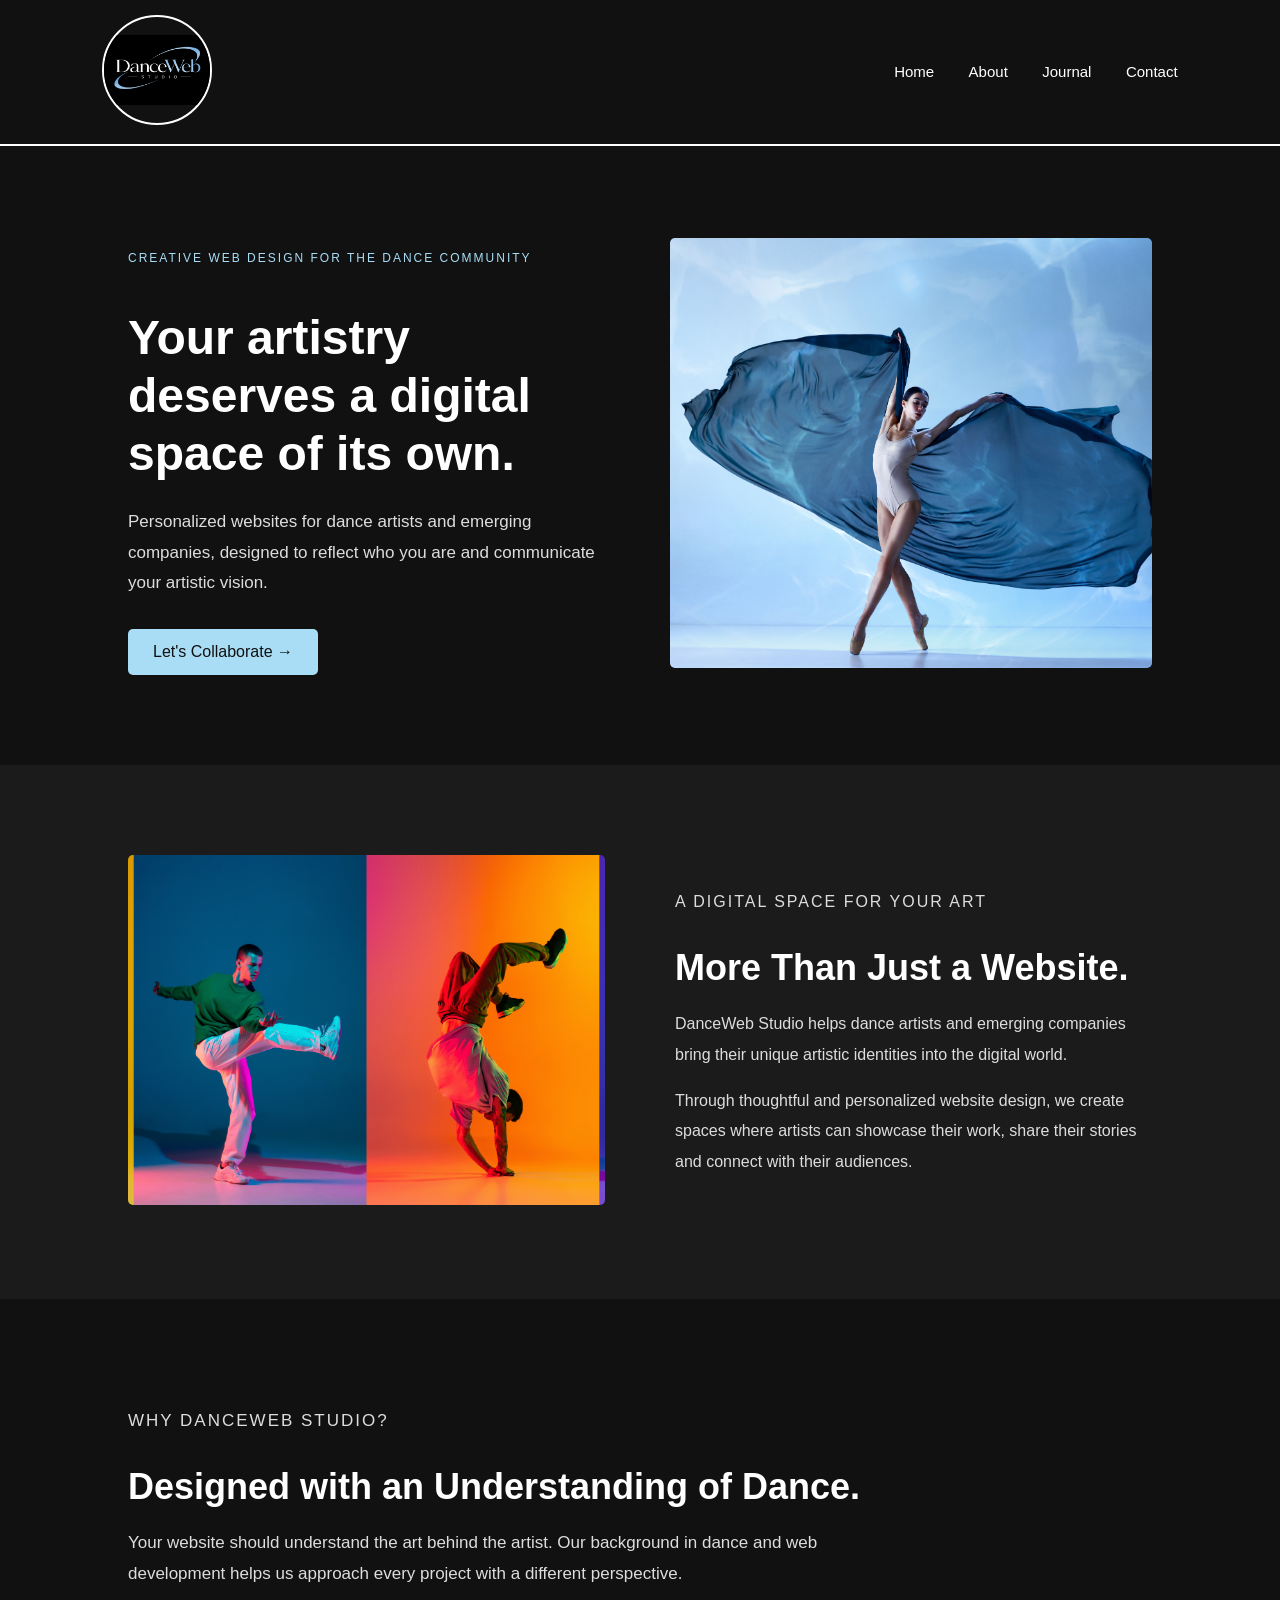
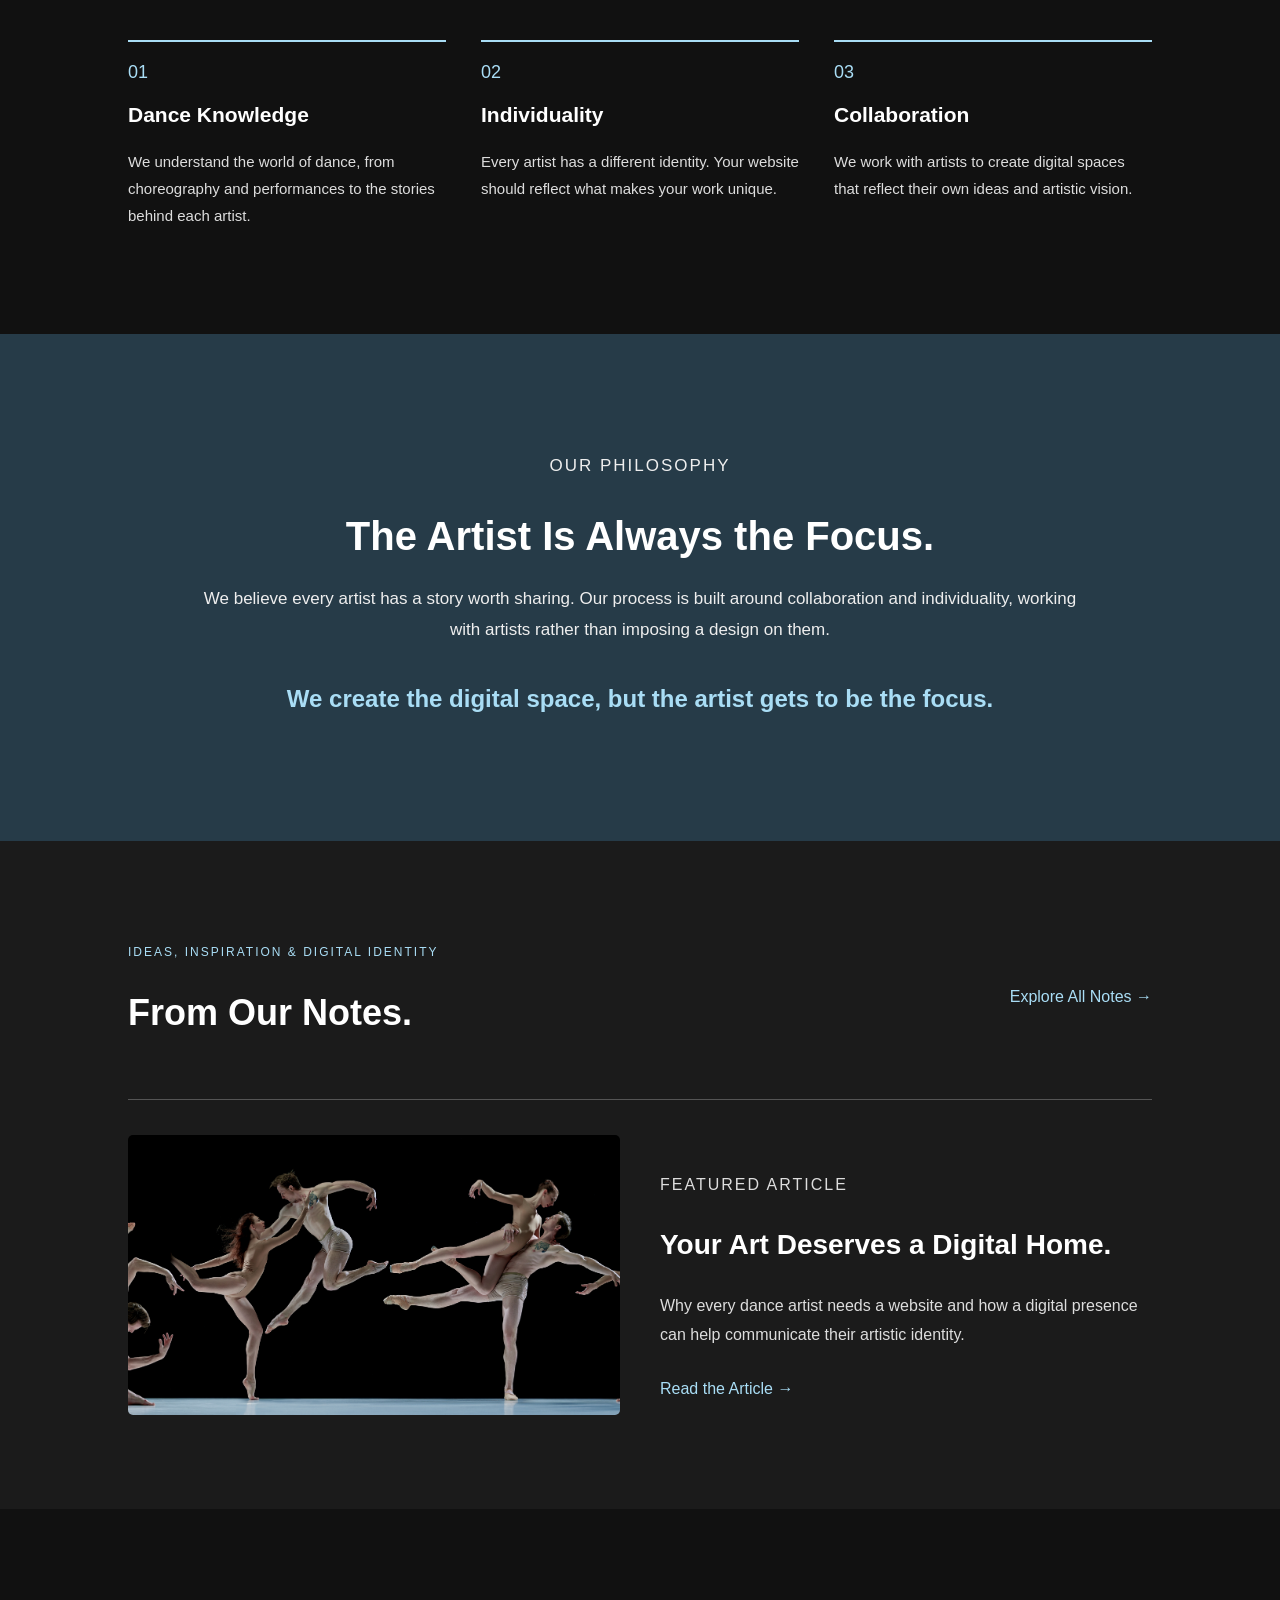
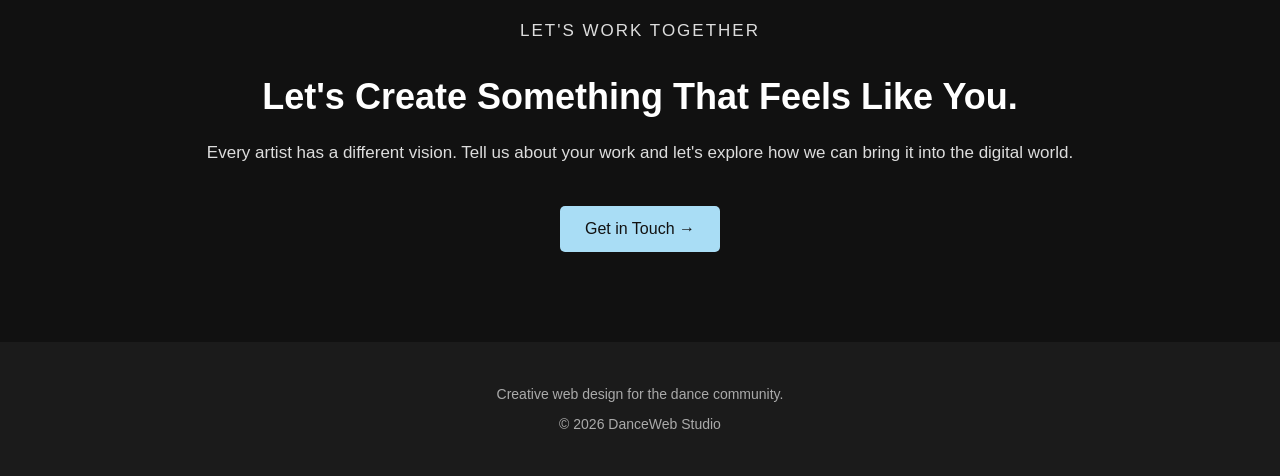
<file: index.html>
<!DOCTYPE html>
<html lang="en">

<head>
    <meta charset="UTF-8">
    <meta name="viewport" content="width=device-width, initial-scale=1.0">

    <title>DanceWeb Studio | Creative Web Design for Dance Artists</title>

    <link rel="stylesheet" href="styles.css">
</head>

<body>

    <!-- HEADER / NAVIGATION -->
    <header>

        <!-- LOGO -->
        <a href="index.html">
            <img src="images/DanceWebStudioLogo.png" alt="DanceWeb Studio Logo">
        </a>


        <nav>
            <a href="index.html">Home</a>
            <a href="about.html">About</a>
            <a href="notes.html">Journal</a>
            <a href="contact.html">Contact</a>
        </nav>

    </header>



    <main>

        <!-- HERO SECTION -->
        <section id="hero">

            <div class="hero-text">
                <p class="eyebrow">CREATIVE WEB DESIGN FOR THE DANCE COMMUNITY</p>

                <h1>Your artistry deserves a digital space of its own.</h1>

                <p>
                    Personalized websites for dance artists and emerging
                    companies, designed to reflect who you are and
                    communicate your artistic vision.
                </p>

                <a href="contact.html">Let's Collaborate →</a>
            </div>

            <div class="hero-image">
                <img src="images/dance-hero.jpeg">
            </div>

        </section>


        <!-- INTRODUCTION SECTION -->
        <section id="introduction">

            <div class="intro-image">
                <img src="images/dance-intro.jpeg">
            </div>

            <div class="intro-text">

                <p class="eyebrow">A DIGITAL SPACE FOR YOUR ART</p>

                <h2>More Than Just a Website.</h2>

                <p>
                    DanceWeb Studio helps dance artists and emerging
                    companies bring their unique artistic identities
                    into the digital world.
                </p>

                <p>
                    Through thoughtful and personalized website design,
                    we create spaces where artists can showcase their work,
                    share their stories and connect with their audiences.
                </p>

            </div>

        </section>


        <!-- WHAT MAKES US DIFFERENT -->
        <section id="difference">

            <div class="difference-heading">

                <p class="eyebrow">WHY DANCEWEB STUDIO?</p>

                <h2>Designed with an Understanding of Dance.</h2>

                <p>
                    Your website should understand the art behind the artist.
                    Our background in dance and web development helps us
                    approach every project with a different perspective.
                </p>

            </div>

            <div class="difference-items">

                <div>
                    <span>01</span>
                    <h3>Dance Knowledge</h3>
                    <p>
                        We understand the world of dance, from choreography
                        and performances to the stories behind each artist.
                    </p>
                </div>

                <div>
                    <span>02</span>
                    <h3>Individuality</h3>
                    <p>
                        Every artist has a different identity. Your website
                        should reflect what makes your work unique.
                    </p>
                </div>

                <div>
                    <span>03</span>
                    <h3>Collaboration</h3>
                    <p>
                        We work with artists to create digital spaces
                        that reflect their own ideas and artistic vision.
                    </p>
                </div>

            </div>

        </section>


        <!-- OUR PHILOSOPHY -->
        <section id="philosophy">

            <p class="eyebrow">OUR PHILOSOPHY</p>

            <h2>The Artist Is Always the Focus.</h2>

            <p>
                We believe every artist has a story worth sharing.
                Our process is built around collaboration and
                individuality, working with artists rather than
                imposing a design on them.
            </p>

            <h3>
                We create the digital space, but the artist gets to be the focus.
            </h3>

        </section>


        <!-- NOTES / BLOG SECTION -->
        <section id="notes">

            <div class="notes-heading">
                <div>
                    <p class="eyebrow">IDEAS, INSPIRATION & DIGITAL IDENTITY</p>
                    <h2>From Our Notes.</h2>
                </div>

                <a href="notes.html">Explore All Notes →</a>
            </div>

            <div class="notes-article">

                <div class="notes-image">
                    <img src="images/dance-notes.jpeg" alt="Dance artist in a rehearsal studio">
                </div>

                <div class="notes-text">

                    <p class="eyebrow">FEATURED ARTICLE</p>

                    <h3>Your Art Deserves a Digital Home.</h3>

                    <p>
                        Why every dance artist needs a website and how
                        a digital presence can help communicate their
                        artistic identity.
                    </p>

                    <a href="post.html">Read the Article →</a>

                </div>

            </div>

        </section>


        <!-- CONTACT SECTION -->
        <section id="contact">

            <p class="eyebrow">LET'S WORK TOGETHER</p>

            <h2>Let's Create Something That Feels Like You.</h2>

            <p>
                Every artist has a different vision. Tell us about
                your work and let's explore how we can bring it
                into the digital world.
            </p>

            <a href="contact.html">Get in Touch →</a>

        </section>

    </main>



    <!-- FOOTER -->
    <footer>

        <p>Creative web design for the dance community.</p>

        <p>&copy; 2026 DanceWeb Studio</p>

    </footer>

</body>

</html>
</file>
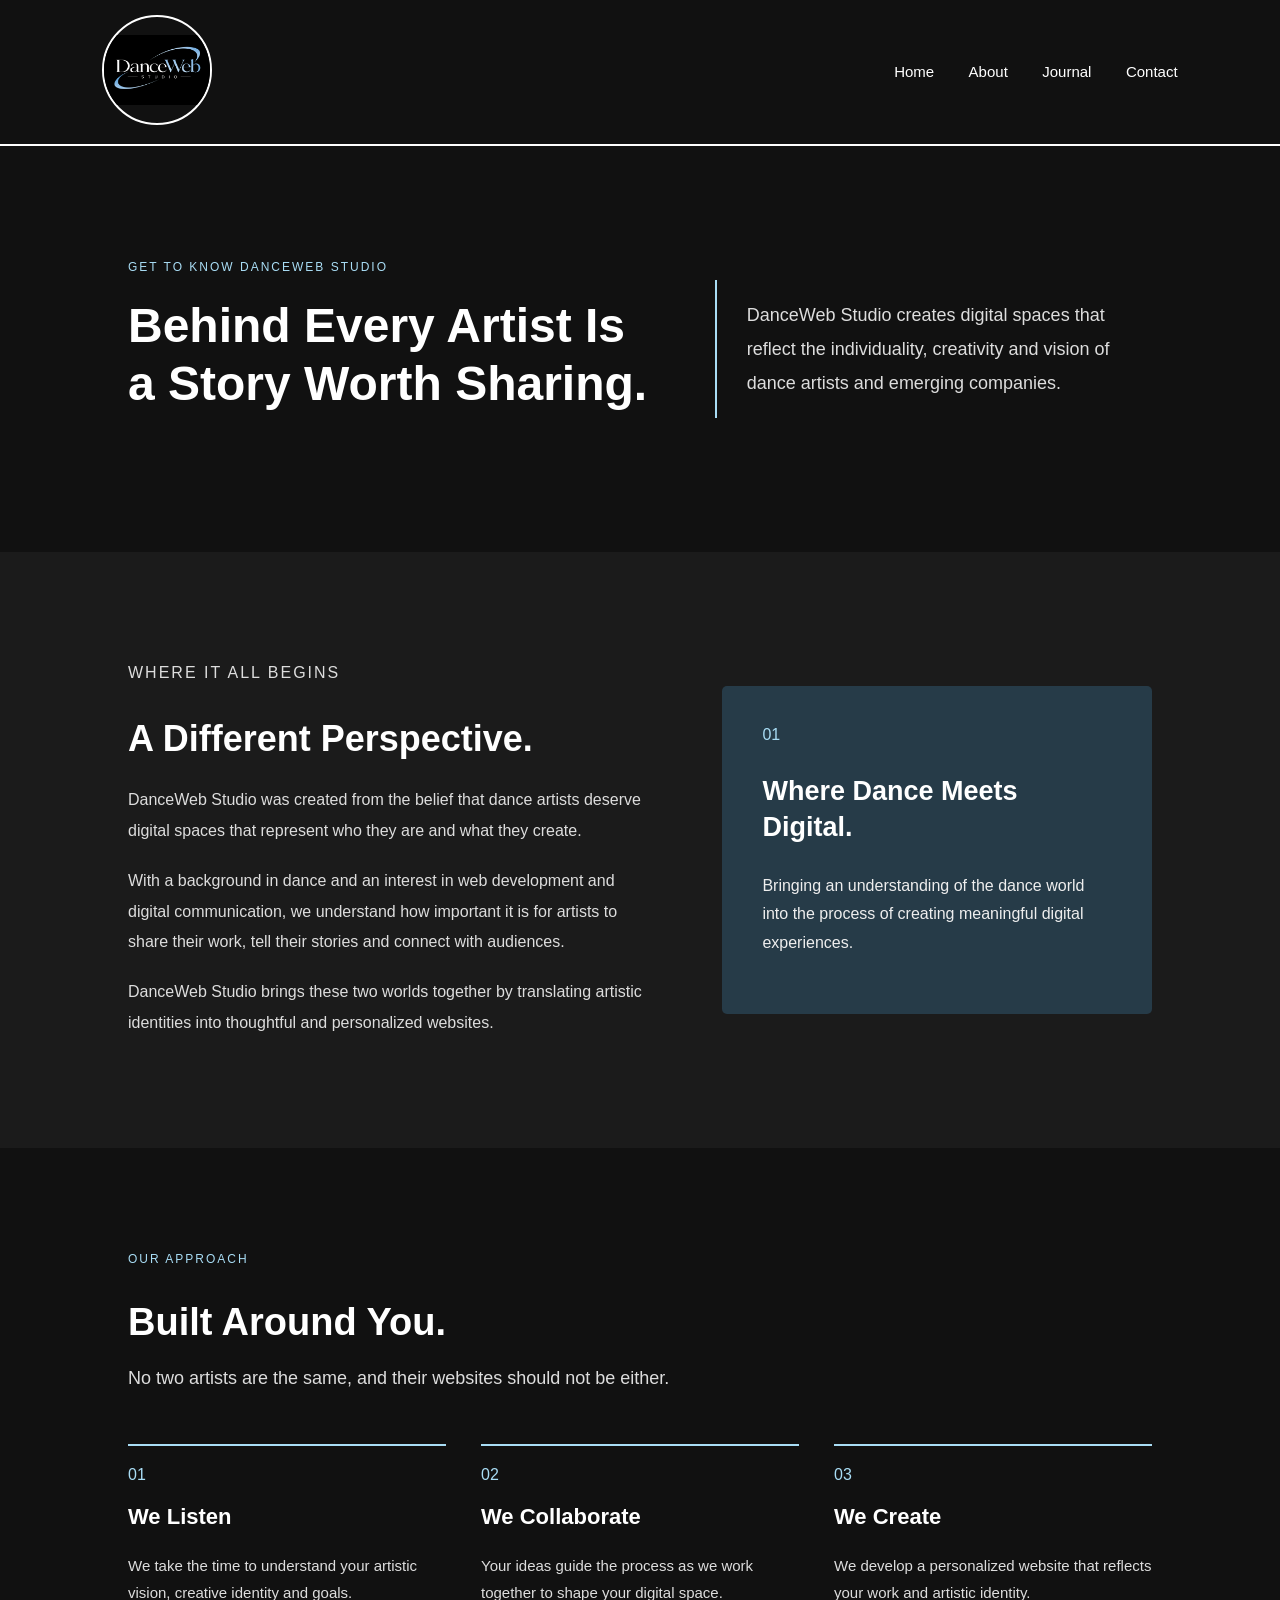
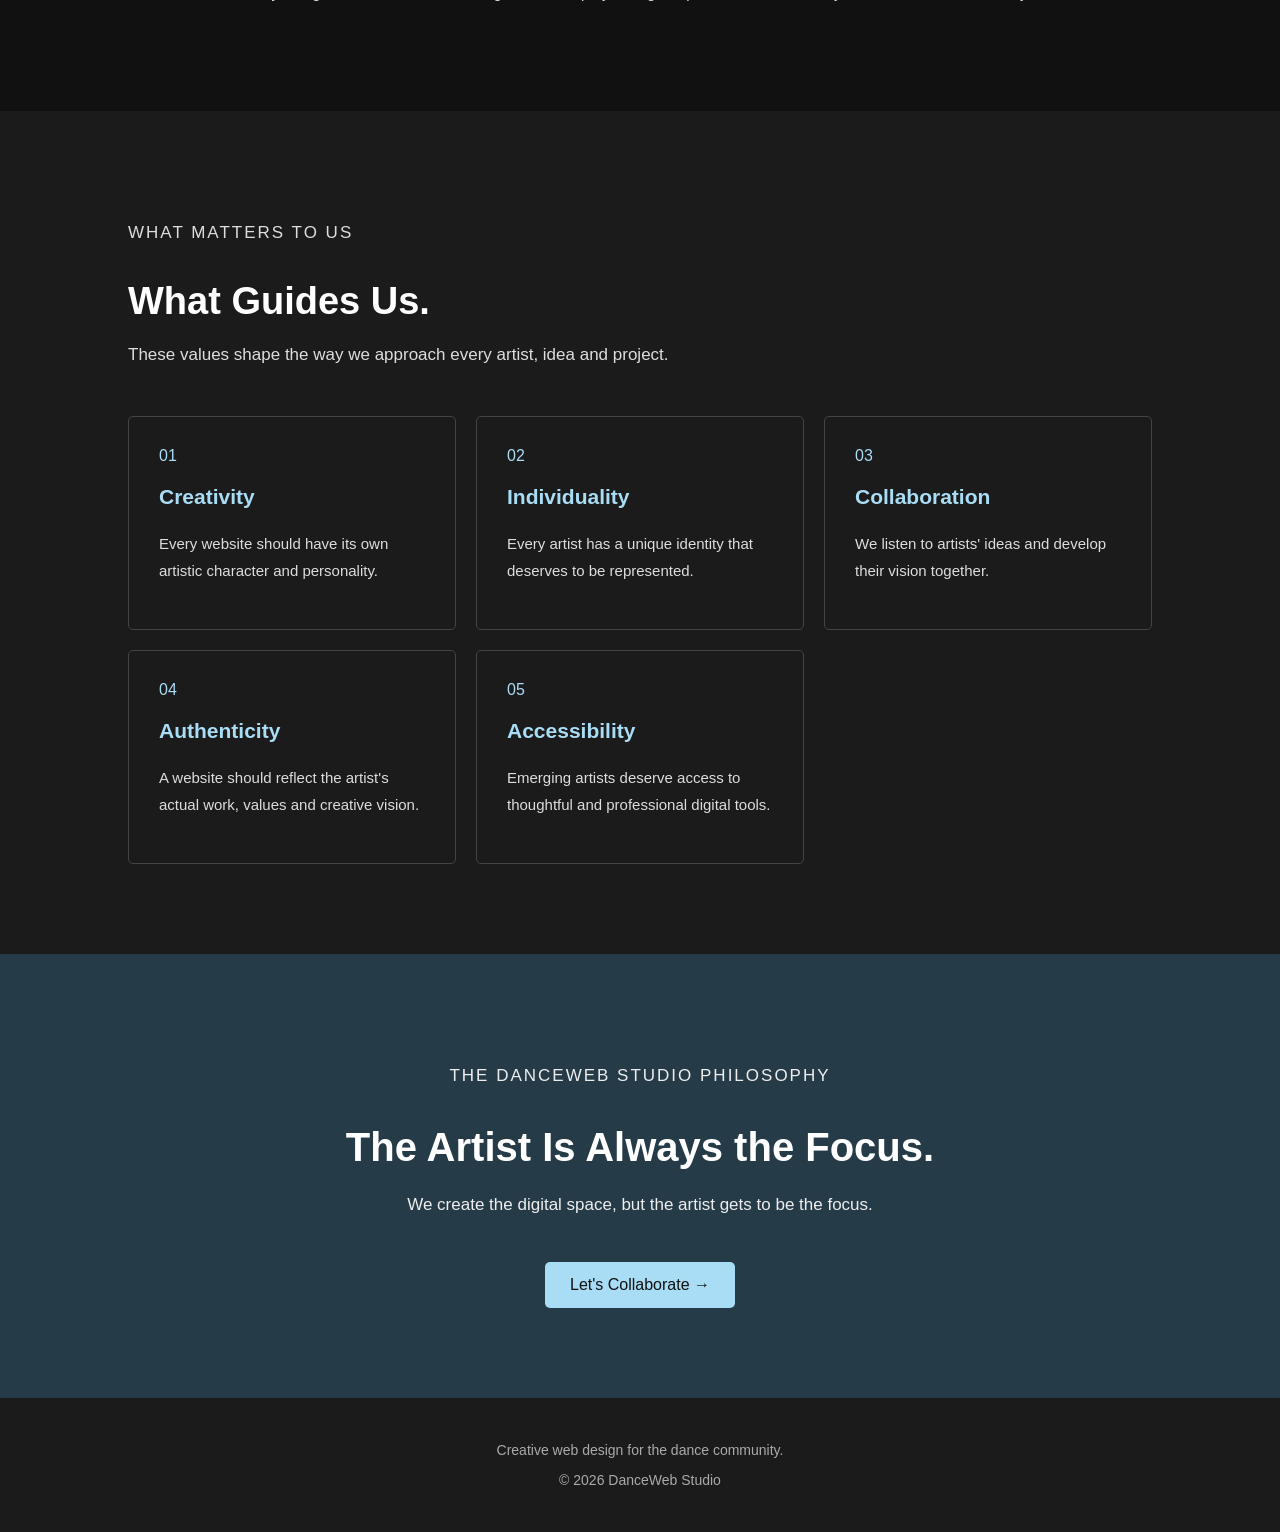
<file: about.html>
<!DOCTYPE html>
<html lang="en">

<head>
    <meta charset="UTF-8">
    <meta name="viewport" content="width=device-width, initial-scale=1.0">

    <title>About | DanceWeb Studio</title>

    <link rel="stylesheet" href="styles.css">
</head>

<body>

    <!-- HEADER / NAVIGATION -->
    <header>
        <a href="index.html">
            <img src="images/DanceWebStudioLogo.png" alt="DanceWeb Studio Logo">
        </a>

        <nav>
            <a href="index.html">Home</a>
            <a href="about.html">About</a>
            <a href="notes.html">Journal</a>
            <a href="contact.html">Contact</a>
        </nav>
    </header>

    <main>

        <!-- ABOUT INTRODUCTION -->
        <section id="about-intro">

            <div class="about-intro-text">
                <p class="eyebrow">GET TO KNOW DANCEWEB STUDIO</p>

                <h1>Behind Every Artist Is a Story Worth Sharing.</h1>
            </div>

            <div class="about-intro-description">
                <p>
                    DanceWeb Studio creates digital spaces that
                    reflect the individuality, creativity and
                    vision of dance artists and emerging companies.
                </p>
            </div>

        </section>


        <!-- OUR STORY -->
        <section id="our-story">

            <div class="story-text">
                <p class="eyebrow">WHERE IT ALL BEGINS</p>

                <h2>A Different Perspective.</h2>

                <p>
                    DanceWeb Studio was created from the belief
                    that dance artists deserve digital spaces
                    that represent who they are and what they create.
                </p>

                <p>
                    With a background in dance and an interest
                    in web development and digital communication,
                    we understand how important it is for artists
                    to share their work, tell their stories and
                    connect with audiences.
                </p>

                <p>
                    DanceWeb Studio brings these two worlds together
                    by translating artistic identities into
                    thoughtful and personalized websites.
                </p>
            </div>

            <div class="story-highlight">
                <span>01</span>
                <h3>Where Dance Meets Digital.</h3>
                <p>
                    Bringing an understanding of the dance world
                    into the process of creating meaningful
                    digital experiences.
                </p>
            </div>

        </section>


        <!-- OUR APPROACH -->
        <section id="our-approach">

            <div class="approach-heading">
                <p class="eyebrow">OUR APPROACH</p>
                <h2>Built Around You.</h2>
                <p class="approach-intro">
                    No two artists are the same, and their websites
                    should not be either.
                </p>
            </div>

            <div class="approach-details">
                <div>
                    <span>01</span>
                    <h3>We Listen</h3>
                    <p>
                        We take the time to understand your
                        artistic vision, creative identity
                        and goals.
                    </p>
                </div>

                <div>
                    <span>02</span>
                    <h3>We Collaborate</h3>
                    <p>
                        Your ideas guide the process as we
                        work together to shape your digital space.
                    </p>
                </div>

                <div>
                    <span>03</span>
                    <h3>We Create</h3>
                    <p>
                        We develop a personalized website
                        that reflects your work and
                        artistic identity.
                    </p>
                </div>
            </div>

        </section>


        <!-- OUR VALUES -->
        <section id="our-values">

            <div class="values-heading">
                <p class="eyebrow">WHAT MATTERS TO US</p>
                <h2>What Guides Us.</h2>
                <p>
                    These values shape the way we approach
                    every artist, idea and project.
                </p>
            </div>

            <div class="values-grid">

                <div class="value-card">
                    <span>01</span>
                    <h3>Creativity</h3>
                    <p>
                        Every website should have its own
                        artistic character and personality.
                    </p>
                </div>

                <div class="value-card">
                    <span>02</span>
                    <h3>Individuality</h3>
                    <p>
                        Every artist has a unique identity
                        that deserves to be represented.
                    </p>
                </div>

                <div class="value-card">
                    <span>03</span>
                    <h3>Collaboration</h3>
                    <p>
                        We listen to artists' ideas and
                        develop their vision together.
                    </p>
                </div>

                <div class="value-card">
                    <span>04</span>
                    <h3>Authenticity</h3>
                    <p>
                        A website should reflect the artist's
                        actual work, values and creative vision.
                    </p>
                </div>

                <div class="value-card">
                    <span>05</span>
                    <h3>Accessibility</h3>
                    <p>
                        Emerging artists deserve access to
                        thoughtful and professional digital tools.
                    </p>
                </div>

            </div>

        </section>


        <!-- CLOSING SECTION -->
        <section id="about-closing">

            <p class="eyebrow">THE DANCEWEB STUDIO PHILOSOPHY</p>

            <h2>The Artist Is Always the Focus.</h2>

            <p>
                We create the digital space, but the artist
                gets to be the focus.
            </p>

            <a href="contact.html">Let's Collaborate →</a>

        </section>

    </main>


    <!-- FOOTER -->
    <footer>
        <p>Creative web design for the dance community.</p>
        <p>&copy; 2026 DanceWeb Studio</p>
    </footer>

</body>

</html>
</file>
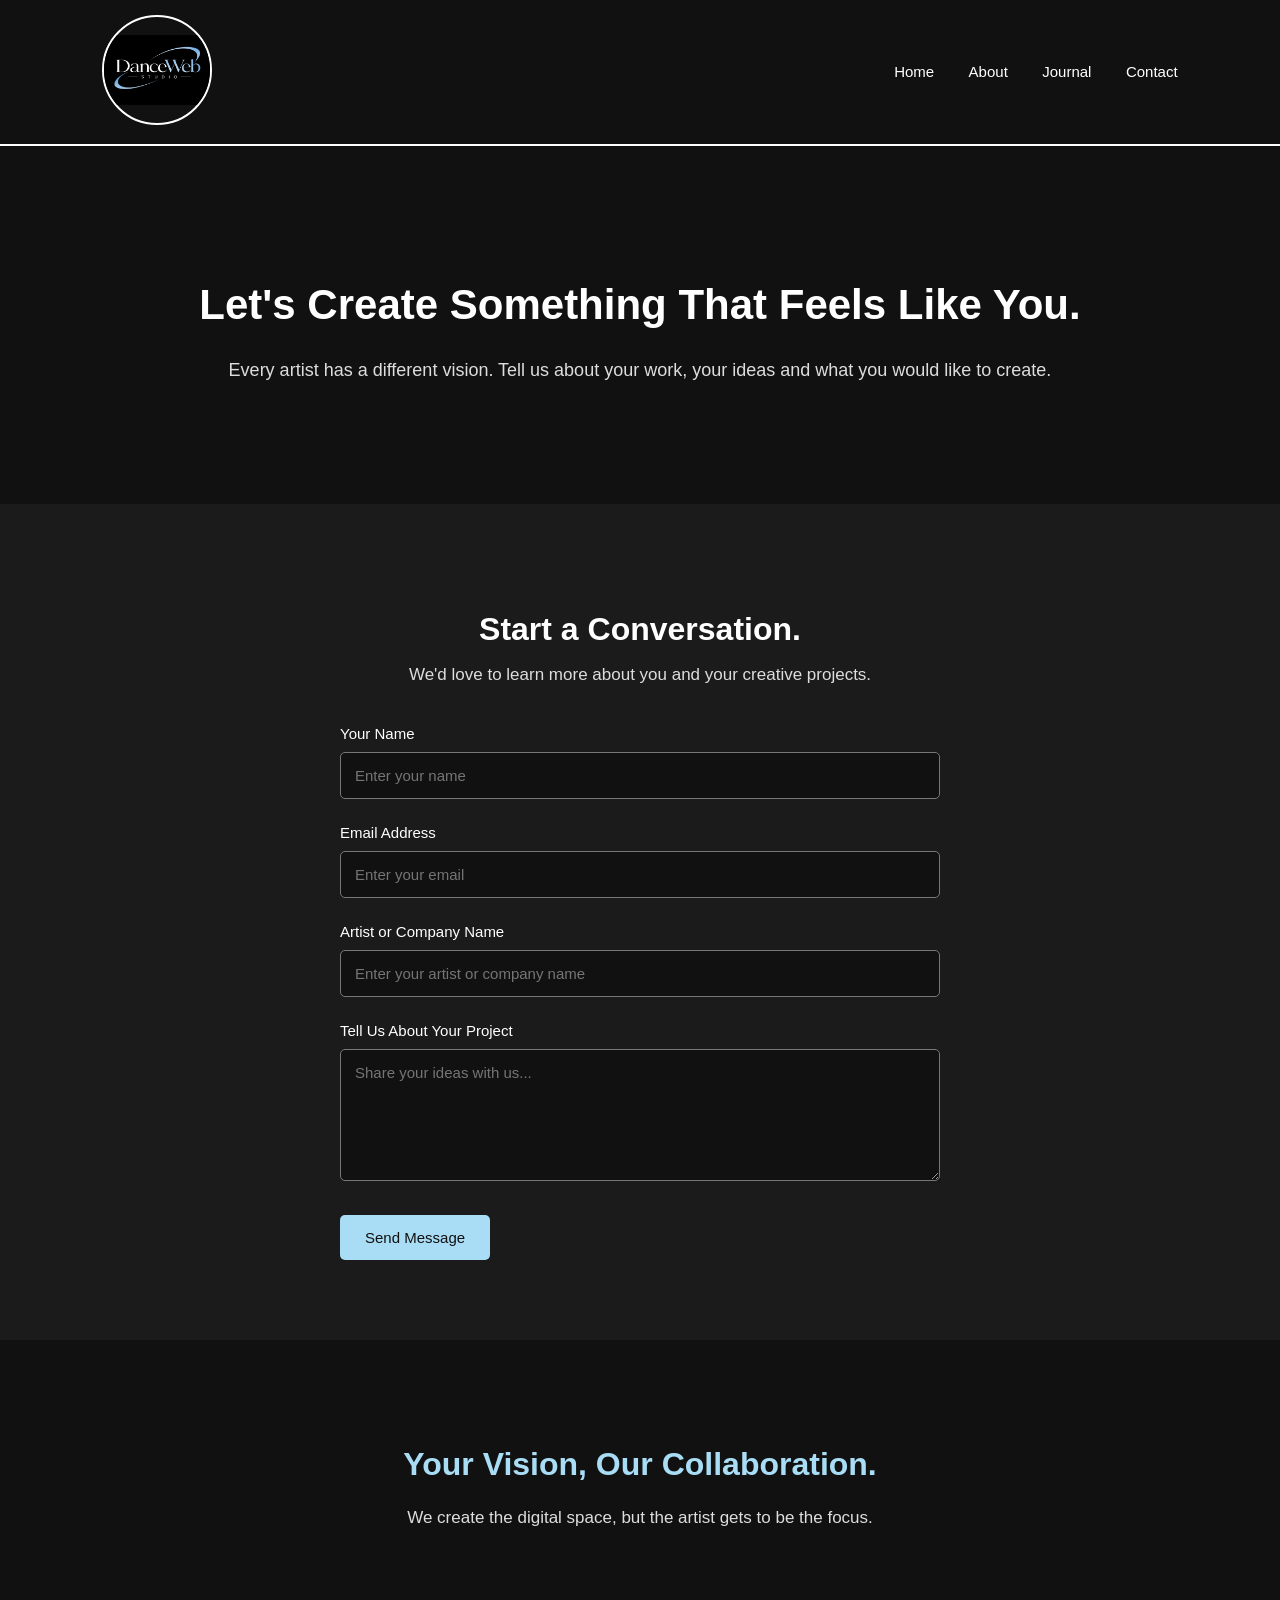
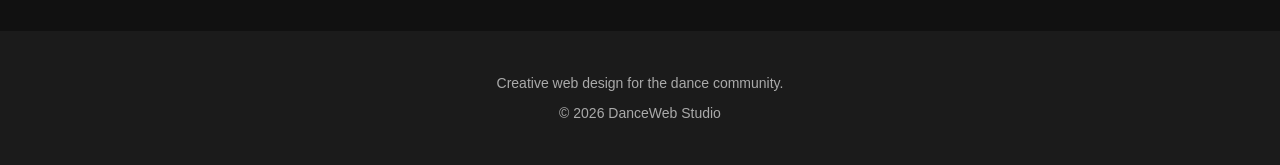
<file: contact.html>
<!DOCTYPE html>
<html lang="en">

<head>
    <meta charset="UTF-8">
    <meta name="viewport" content="width=device-width, initial-scale=1.0">

    <title>Contact | DanceWeb Studio</title>

    <link rel="stylesheet" href="styles.css">
</head>

<body>

    <!-- HEADER / NAVIGATION -->
    <header>

        <!-- LOGO -->
        <a href="index.html">
            <img src="images/DanceWebStudioLogo.png" alt="DanceWeb Studio Logo">
        </a>

        <nav>
            <a href="index.html">Home</a>
            <a href="about.html">About</a>
            <a href="notes.html">Journal</a>
            <a href="contact.html">Contact</a>
        </nav>

    </header>


    <!-- MAIN CONTENT -->
    <main>

        <!-- CONTACT INTRODUCTION -->
        <section id="contact-intro">

            <h1>Let's Create Something That Feels Like You.</h1>

            <p>
                Every artist has a different vision.
                Tell us about your work, your ideas and
                what you would like to create.
            </p>

        </section>


        <!-- CONTACT FORM -->
        <section id="contact-form">

            <h2>Start a Conversation.</h2>

            <p>
                We'd love to learn more about you and
                your creative projects.
            </p>

            <form>

                <!-- NAME -->
                <label for="name">Your Name</label>
                <input type="text" id="name" name="name" placeholder="Enter your name">

                <!-- EMAIL -->
                <label for="email">Email Address</label>
                <input type="email" id="email" name="email" placeholder="Enter your email">

                <!-- ARTIST / COMPANY -->
                <label for="artist">Artist or Company Name</label>
                <input type="text" id="artist" name="artist" placeholder="Enter your artist or company name">

                <!-- PROJECT MESSAGE -->
                <label for="message">Tell Us About Your Project</label>
                <textarea id="message" name="message" rows="6" placeholder="Share your ideas with us..."></textarea>

                <!-- SUBMIT BUTTON -->
                <button type="submit">Send Message</button>

            </form>

        </section>


        <!-- CLOSING SECTION -->
        <section id="contact-closing">

            <h2>Your Vision, Our Collaboration.</h2>

            <p>
                We create the digital space, but the artist
                gets to be the focus.
            </p>

        </section>

    </main>


    <!-- FOOTER -->
    <footer>

        <p>Creative web design for the dance community.</p>

        <p>&copy; 2026 DanceWeb Studio</p>

    </footer>

</body>

</html>
</file>
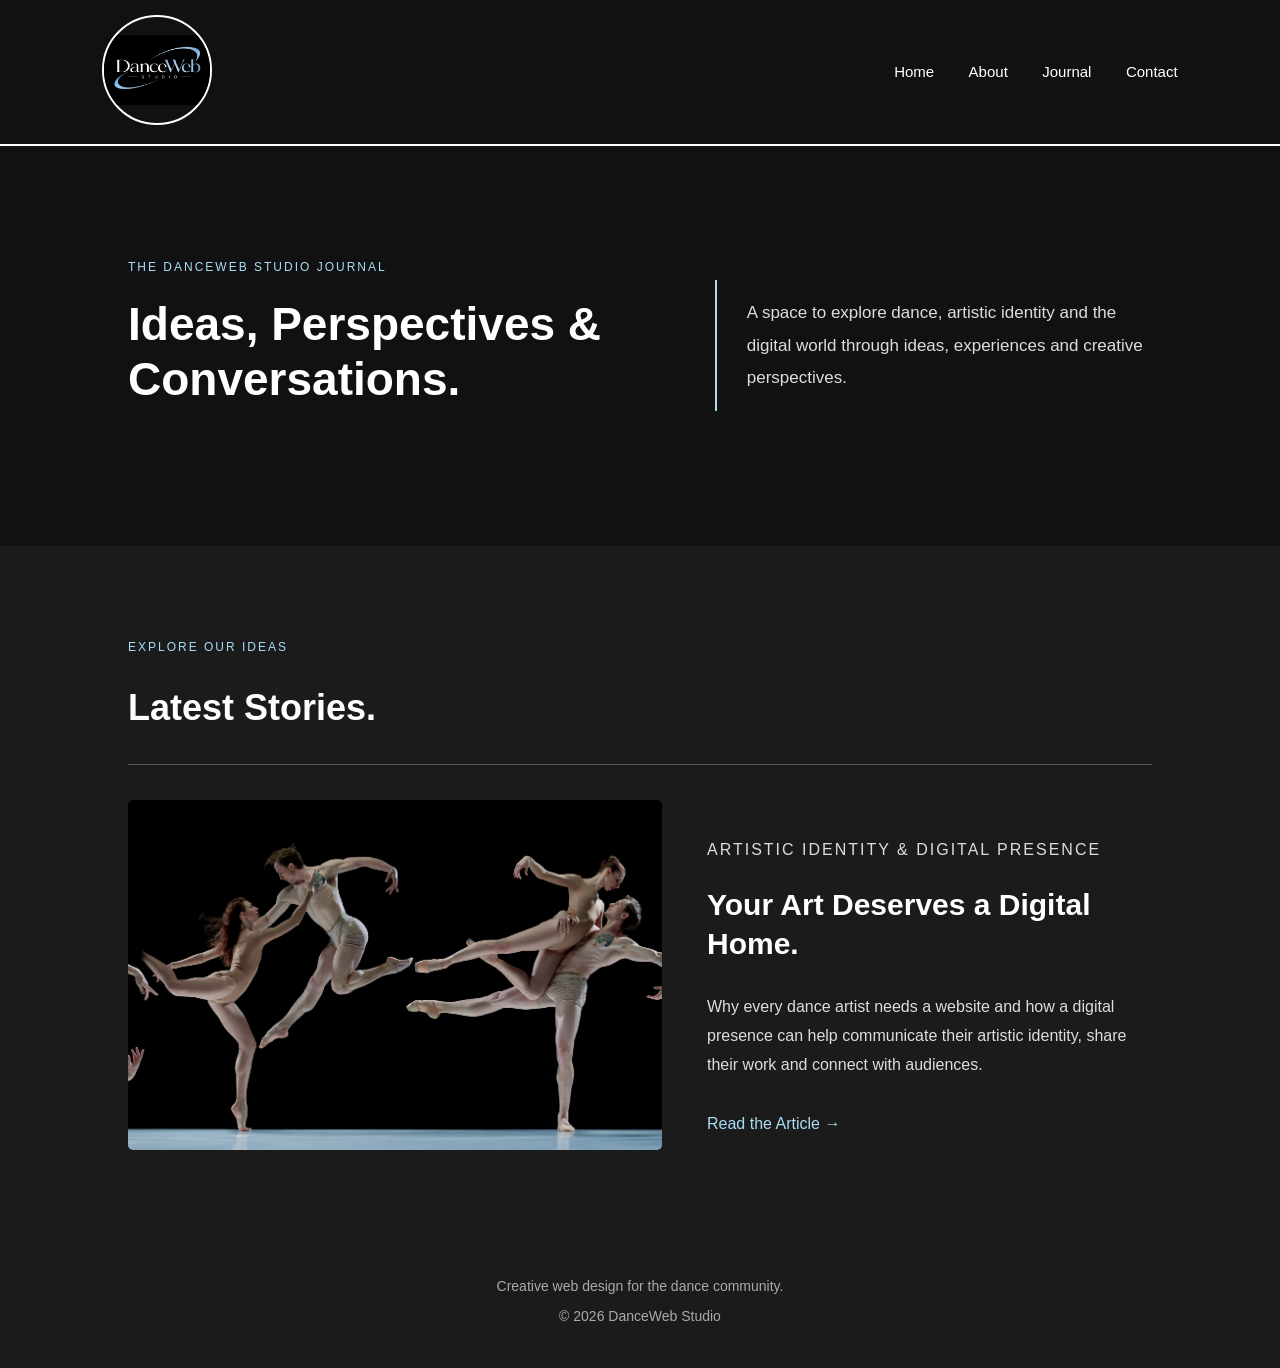
<file: notes.html>
<!DOCTYPE html>
<html lang="en">

<head>
    <meta charset="UTF-8">
    <meta name="viewport" content="width=device-width, initial-scale=1.0">

    <title>Journal | DanceWeb Studio</title>

    <link rel="stylesheet" href="styles.css">
</head>

<body>

    <!-- HEADER / NAVIGATION -->
    <header>

        <a href="index.html">
            <img src="images/DanceWebStudioLogo.png" alt="DanceWeb Studio Logo">
        </a>

        <nav>
            <a href="index.html">Home</a>
            <a href="about.html">About</a>
            <a href="notes.html">Journal</a>
            <a href="contact.html">Contact</a>
        </nav>

    </header>


    <main>

        <!-- JOURNAL INTRODUCTION -->
        <section id="notes-intro">

            <div class="journal-intro-text">
                <p class="eyebrow">THE DANCEWEB STUDIO JOURNAL</p>

                <h1>Ideas, Perspectives & Conversations.</h1>
            </div>

            <div class="journal-intro-description">
                <p>
                    A space to explore dance, artistic identity
                    and the digital world through ideas,
                    experiences and creative perspectives.
                </p>
            </div>

        </section>


        <!-- FEATURED ARTICLE -->
        <section id="blog">

            <div class="blog-heading">
                <div>
                    <p class="eyebrow">EXPLORE OUR IDEAS</p>
                    <h2>Latest Stories.</h2>
                </div>
            </div>

            <article class="featured-article">

                <!-- ARTICLE IMAGE -->
                <div class="featured-image">
                    <img src="images/dance-notes.jpeg" alt="Dancers rehearsing together in a studio">
                </div>

                <!-- ARTICLE INFORMATION -->
                <div class="featured-text">

                    <p class="eyebrow">ARTISTIC IDENTITY & DIGITAL PRESENCE</p>

                    <h3>Your Art Deserves a Digital Home.</h3>

                    <p>
                        Why every dance artist needs a website
                        and how a digital presence can help
                        communicate their artistic identity,
                        share their work and connect with audiences.
                    </p>

                    <a href="post.html">Read the Article →</a>

                </div>

            </article>

        </section>


    </main>


    <!-- FOOTER -->
    <footer>

        <p>Creative web design for the dance community.</p>

        <p>&copy; 2026 DanceWeb Studio</p>

    </footer>

</body>

</html>
</file>
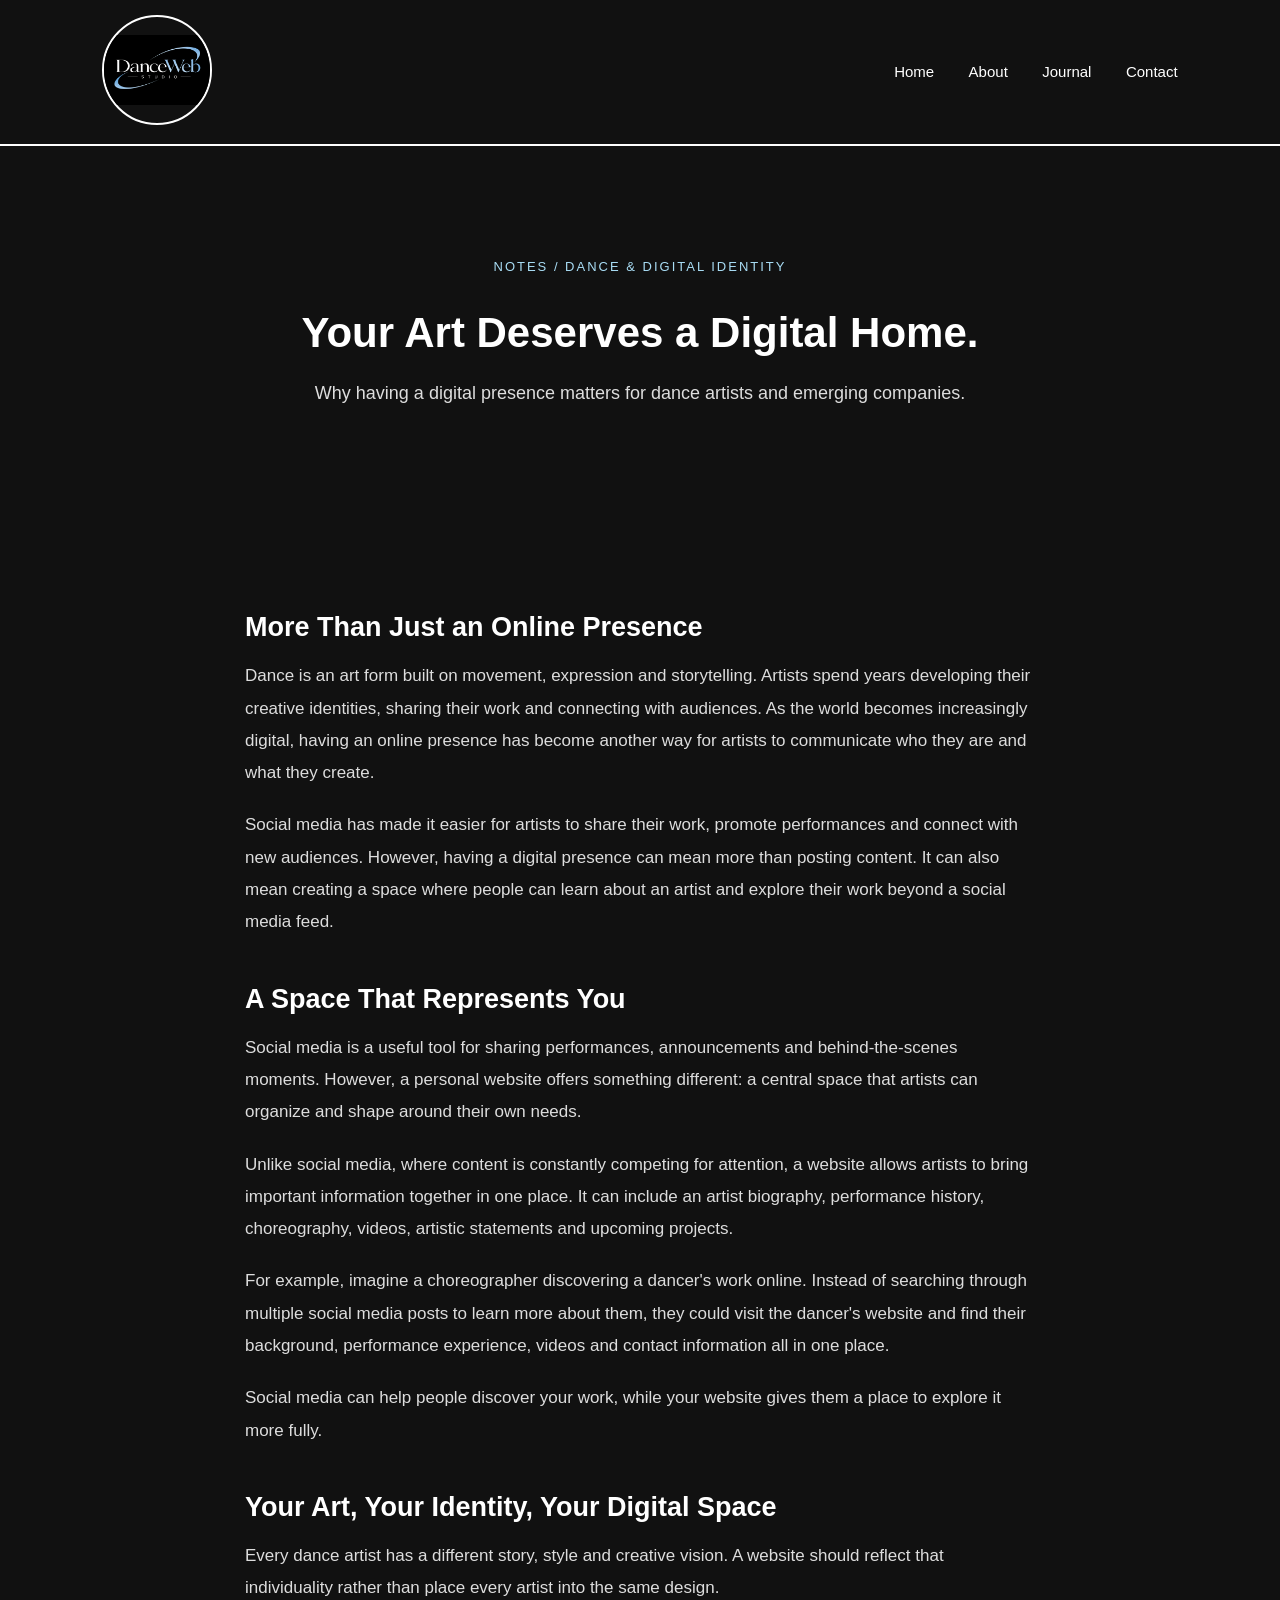
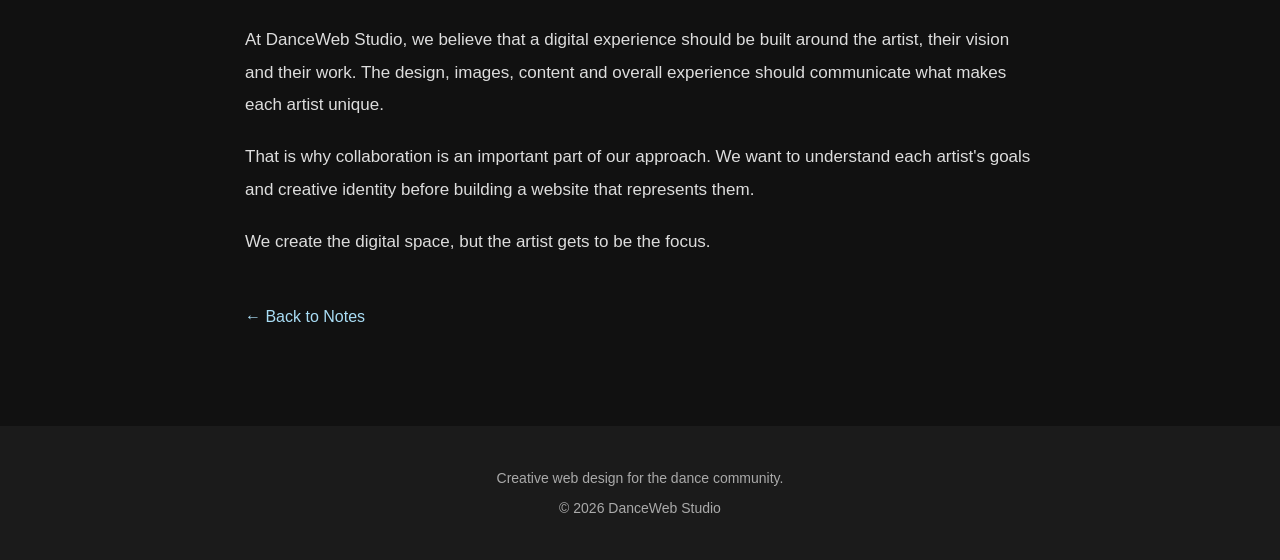
<file: post.html>
<!DOCTYPE html>
<html lang="en">

<head>
    <meta charset="UTF-8">
    <meta name="viewport" content="width=device-width, initial-scale=1.0">

    <title>Your Art Deserves a Digital Home | DanceWeb Studio</title>

    <link rel="stylesheet" href="styles.css">
</head>

<body>

    <!-- HEADER / NAVIGATION -->
    <header>

        <a href="index.html">
            <img src="images/DanceWebStudioLogo.png" alt="DanceWeb Studio Logo">
        </a>

        <nav>
            <a href="index.html">Home</a>
            <a href="about.html">About</a>
            <a href="notes.html">Journal</a>
            <a href="contact.html">Contact</a>
        </nav>

    </header>


    <!-- MAIN CONTENT -->
    <main>

        <!-- ARTICLE HEADER -->
        <section id="article-header">

            <p>NOTES / DANCE & DIGITAL IDENTITY</p>

            <h1>Your Art Deserves a Digital Home.</h1>

            <p>
                Why having a digital presence matters for
                dance artists and emerging companies.
            </p>

        </section>


        <!-- ARTICLE CONTENT -->
        <article id="article-content">

            <h2>More Than Just an Online Presence</h2>

            <p>
                Dance is an art form built on movement, expression and storytelling. Artists spend years developing
                their creative identities, sharing their work and connecting with audiences. As the world becomes
                increasingly digital, having an online presence has become another way for artists to communicate who
                they are and what they create.
            </p>

            <p>
                Social media has made it easier for artists to share their work, promote performances and connect with
                new audiences. However, having a digital presence can mean more than posting content. It can also mean
                creating a space where people can learn about an artist and explore their work beyond a social media
                feed.
            </p>

            <h2>A Space That Represents You</h2>

            <p>
                Social media is a useful tool for sharing performances, announcements and behind-the-scenes moments.
                However, a personal website offers something different: a central space that artists can organize and
                shape around their own needs.
            </p>

            <p>
                Unlike social media, where content is constantly competing for attention, a website allows artists to
                bring important information together in one place. It can include an artist biography, performance
                history, choreography, videos, artistic statements and upcoming projects.
            </p>

            <p>
                For example, imagine a choreographer discovering a dancer's work online. Instead of searching through
                multiple social media posts to learn more about them, they could visit the dancer's website and find
                their background, performance experience, videos and contact information all in one place.
            </p>

            <p>
                Social media can help people discover your work, while your website gives them a place to explore it
                more fully.
            </p>

            <h2>Your Art, Your Identity, Your Digital Space</h2>

            <p>
                Every dance artist has a different story, style and creative vision. A website should reflect that
                individuality rather than place every artist into the same design.

            </p>

            <p>
                At DanceWeb Studio, we believe that a digital experience should be built around the artist, their vision
                and their work. The design, images, content and overall experience should communicate what makes each
                artist unique.
            </p>

            <p>
                That is why collaboration is an important part of our approach. We want to understand each artist's
                goals and creative identity before building a website that represents them.
            </p>

            <p>
                We create the digital space, but the artist gets to be the focus.
            </p>

            <a href="notes.html">← Back to Notes</a>

        </article>

    </main>


    <!-- FOOTER -->
    <footer>

        <p>Creative web design for the dance community.</p>

        <p>&copy; 2026 DanceWeb Studio</p>

    </footer>

</body>

</html>
</file>
<file: styles.css>
/* GENERAL STYLING */

* {
    box-sizing: border-box;
}

body {
    font-family: Arial, sans-serif;
    margin: 0;
    background-color: #111111;
    color: #FFFFFF;
}


/* HEADER / NAVIGATION */

header {
    display: flex;
    justify-content: space-between;
    align-items: center;
    padding: 15px 8%;
    background-color: #111111;
    border-bottom: 2px solid white;
}

/* LOGO */

header img {
    width: 110px;
    height: 110px;
    border: 2px solid white;
    border-radius: 50%;
    object-fit: contain;
}

/* NAVIGATION LINKS */

nav a {
    text-decoration: none;
    color: #FFFFFF;
    margin-left: 30px;
    font-size: 15px;
}

nav a:hover {
    color: #A9DDF5;
}


/* ----------------------- */
/* HOMEPAGE */
/* ----------------------- */


/* SMALL SECTION LABELS */

.eyebrow {
    color: #A9DDF5;
    font-size: 12px;
    letter-spacing: 2px;
    line-height: 1.6;
    margin-bottom: 20px;
}


/* HERO SECTION */

#hero {
    display: flex;
    align-items: center;
    gap: 60px;
    padding: 90px 10%;
    min-height: 550px;
}

.hero-text {
    flex: 1;
}

.hero-text h1 {
    font-size: 48px;
    line-height: 1.2;
    margin-bottom: 25px;
}

.hero-text p {
    color: #DDDDDD;
    font-size: 17px;
    line-height: 1.8;
    margin-bottom: 30px;
}

.hero-text .eyebrow {
    color: #A9DDF5;
    font-size: 12px;
}

.hero-text a {
    display: inline-block;
    background-color: #A9DDF5;
    color: #111111;
    text-decoration: none;
    padding: 14px 25px;
    border-radius: 5px;
}

.hero-text a:hover {
    background-color: white;
}

.hero-image {
    flex: 1;
}

.hero-image img {
    width: 100%;
    height: 430px;
    object-fit: cover;
    border-radius: 5px;
}


/* INTRODUCTION SECTION */

#introduction {
    display: flex;
    align-items: center;
    gap: 70px;
    padding: 90px 10%;
    background-color: #1B1B1B;
}

.intro-image {
    flex: 1;
}

.intro-image img {
    width: 100%;
    height: 350px;
    object-fit: cover;
    border-radius: 5px;
}

.intro-text {
    flex: 1;
}

.intro-text h2 {
    font-size: 36px;
    margin-bottom: 20px;
}

.intro-text p {
    color: #DDDDDD;
    font-size: 16px;
    line-height: 1.9;
}


/* WHAT MAKES US DIFFERENT */

#difference {
    padding: 90px 10%;
}

.difference-heading {
    max-width: 750px;
    margin-bottom: 50px;
}

.difference-heading h2 {
    font-size: 36px;
    margin-bottom: 20px;
}

.difference-heading p {
    color: #DDDDDD;
    font-size: 17px;
    line-height: 1.8;
}

.difference-items {
    display: flex;
    gap: 35px;
}

.difference-items div {
    flex: 1;
    border-top: 2px solid #A9DDF5;
    padding-top: 20px;
}

.difference-items span {
    color: #A9DDF5;
    font-size: 18px;
}

.difference-items h3 {
    font-size: 21px;
    margin-top: 20px;
}

.difference-items p {
    color: #DDDDDD;
    font-size: 15px;
    line-height: 1.8;
}

/* OUR PHILOSOPHY */

#philosophy {
    background-color: #263B48;
    text-align: center;
    padding: 100px 15%;
}

#philosophy h2 {
    font-size: 40px;
    margin-bottom: 25px;
}

#philosophy p {
    color: #EEEEEE;
    font-size: 17px;
    line-height: 1.8;
}

#philosophy h3 {
    color: #A9DDF5;
    font-size: 24px;
    line-height: 1.5;
    margin-top: 35px;
}

/* NOTES SECTION */

#notes {
    background-color: #1B1B1B;
    padding: 90px 10%;
}

.notes-heading {
    display: flex;
    justify-content: space-between;
    align-items: center;
    margin-bottom: 35px;
}

.notes-heading h2 {
    font-size: 36px;
}

.notes-heading a {
    color: #A9DDF5;
    text-decoration: none;
}

.notes-heading a:hover {
    color: white;
}

.notes-article {
    display: flex;
    align-items: center;
    gap: 40px;
    border-top: 1px solid #555555;
    padding-top: 35px;
}

.notes-image {
    flex: 1;
}

.notes-image img {
    width: 100%;
    height: 280px;
    object-fit: cover;
    border-radius: 5px;
}

.notes-text {
    flex: 1;
}

.notes-text h3 {
    font-size: 28px;
    line-height: 1.3;
}

.notes-text p {
    color: #DDDDDD;
    font-size: 16px;
    line-height: 1.8;
}

.notes-text a {
    display: inline-block;
    margin-top: 15px;
    color: #A9DDF5;
    text-decoration: none;
}

.notes-text a:hover {
    color: white;
}


/* CONTACT SECTION */

#contact {
    text-align: center;
    padding: 90px 15%;
}

#contact h2 {
    font-size: 36px;
    margin-bottom: 20px;
}

#contact p {
    color: #DDDDDD;
    font-size: 17px;
    line-height: 1.8;
}

#contact a {
    display: inline-block;
    margin-top: 20px;
    background-color: #A9DDF5;
    color: #111111;
    text-decoration: none;
    padding: 14px 25px;
    border-radius: 5px;
}

#contact a:hover {
    background-color: white;
}

/* FOOTER */

footer {
    background-color: #1B1B1B;
    text-align: center;
    padding: 30px;
}

footer p {
    color: #AAAAAA;
    font-size: 14px;
}


@media screen and (max-width: 768px) {

    #hero,
    #introduction {
        flex-direction: column;
        padding: 60px 8%;
        gap: 35px;
    }

    .hero-text h1 {
        font-size: 36px;
    }

    .hero-image img {
        height: 300px;
    }

    .intro-image img {
        height: 280px;
    }

    #difference {
        padding: 60px 8%;
    }

    .difference-items {
        flex-direction: column;
        gap: 30px;
    }

    #philosophy {
        padding: 70px 8%;
    }

    #philosophy h2 {
        font-size: 32px;
    }

    #notes {
        padding: 60px 8%;
    }

    .notes-heading {
        align-items: flex-start;
        flex-direction: column;
        gap: 10px;
    }

    .notes-article {
        flex-direction: column;
        align-items: flex-start;
    }

    .notes-image,
    .notes-text {
        width: 100%;
    }

    #contact {
        padding: 70px 8%;
    }

}



/* ----------------------- */
/* JOURNAL PAGE */
/* ----------------------- */


/* JOURNAL INTRODUCTION */

#notes-intro {
    display: flex;
    align-items: center;
    gap: 60px;
    padding: 100px 10%;
}

.journal-intro-text {
    flex: 1.3;
}

.journal-intro-text h1 {
    font-size: 46px;
    line-height: 1.2;
    margin-top: 15px;
}

.journal-intro-description {
    flex: 1;
    border-left: 2px solid #A9DDF5;
    padding-left: 30px;
}

.journal-intro-description p {
    color: #DDDDDD;
    font-size: 17px;
    line-height: 1.9;
}


/* LATEST STORIES */

#blog {
    background-color: #1B1B1B;
    padding: 80px 10%;
}

.blog-heading {
    margin-bottom: 35px;
}

.blog-heading h2 {
    font-size: 36px;
}


/* FEATURED ARTICLE */

.featured-article {
    display: flex;
    align-items: center;
    gap: 45px;
    border-top: 1px solid #555555;
    padding-top: 35px;
}

.featured-image {
    flex: 1.2;
}

.featured-image img {
    width: 100%;
    height: 350px;
    object-fit: cover;
    border-radius: 5px;
}

.featured-text {
    flex: 1;
}

.featured-text h3 {
    font-size: 30px;
    line-height: 1.3;
    margin-top: 15px;
}

.featured-text p {
    color: #DDDDDD;
    font-size: 16px;
    line-height: 1.8;
}

.featured-text a {
    display: inline-block;
    margin-top: 20px;
    color: #A9DDF5;
    text-decoration: none;
}

.featured-text a:hover {
    color: #FFFFFF;
}


/* JOURNAL PAGE - MOBILE */

@media screen and (max-width: 768px) {

    #notes-intro {
        flex-direction: column;
        align-items: flex-start;
        padding: 60px 8%;
        gap: 30px;
    }

    .journal-intro-text h1 {
        font-size: 36px;
    }

    .journal-intro-description {
        padding-left: 20px;
    }

    #blog {
        padding: 60px 8%;
    }

    .featured-article {
        flex-direction: column;
        align-items: flex-start;
        gap: 25px;
    }

    .featured-image,
    .featured-text {
        width: 100%;
    }

    .featured-image img {
        height: 280px;
    }

}


/* ARTICLE HEADER */

#article-header {
    text-align: center;
    padding: 100px 15%;
}

#article-header p:first-child {
    color: #A9DDF5;
    font-size: 13px;
    letter-spacing: 2px;
}

#article-header h1 {
    font-size: 42px;
    margin-bottom: 20px;
}

#article-header p:last-child {
    color: #DDDDDD;
    font-size: 18px;
    line-height: 1.8;
}


/* ARTICLE CONTENT */

#article-content {
    max-width: 850px;
    margin: 0 auto;
    padding: 40px 30px 100px;
}

#article-content h2 {
    font-size: 27px;
    margin-top: 45px;
    margin-bottom: 15px;
}

#article-content p {
    color: #DDDDDD;
    font-size: 17px;
    line-height: 1.9;
    margin-bottom: 20px;
}

#article-content a {
    display: inline-block;
    margin-top: 30px;
    color: #A9DDF5;
    text-decoration: none;
}

#article-content a:hover {
    color: #FFFFFF;
}


/* ----------------------- */
/* ABOUT PAGE */
/* ----------------------- */


/* ABOUT INTRODUCTION */

#about-intro {
    display: flex;
    align-items: center;
    justify-content: space-between;
    gap: 60px;
    padding: 100px 10%;
}

.about-intro-text {
    flex: 1.3;
}

.about-intro-text h1 {
    font-size: 48px;
    line-height: 1.2;
    margin-top: 15px;
}

.about-intro-description {
    flex: 1;
    border-left: 2px solid #A9DDF5;
    padding-left: 30px;
}

.about-intro-description p {
    color: #DDDDDD;
    font-size: 18px;
    line-height: 1.9;
}


/* OUR STORY */

#our-story {
    display: flex;
    align-items: center;
    gap: 70px;
    background-color: #1B1B1B;
    padding: 90px 10%;
}

.story-text {
    flex: 1.5;
}

.story-text h2 {
    font-size: 36px;
    margin-bottom: 25px;
}

.story-text p {
    color: #DDDDDD;
    font-size: 16px;
    line-height: 1.9;
    margin-bottom: 20px;
}

.story-highlight {
    flex: 1;
    background-color: #263B48;
    padding: 40px;
    border-radius: 5px;
}

.story-highlight span,
.approach-details span,
.value-card span {
    color: #A9DDF5;
    font-size: 16px;
}

.story-highlight h3 {
    font-size: 27px;
    line-height: 1.3;
    margin-top: 30px;
}

.story-highlight p {
    color: #EEEEEE;
    font-size: 16px;
    line-height: 1.8;
}


/* OUR APPROACH */

#our-approach {
    padding: 90px 10%;
}

.approach-heading {
    max-width: 700px;
    margin-bottom: 50px;
}

.approach-heading h2 {
    font-size: 38px;
    margin-bottom: 15px;
}

.approach-intro {
    color: #DDDDDD;
    font-size: 18px;
    line-height: 1.8;
}

.approach-details {
    display: flex;
    gap: 35px;
}

.approach-details div {
    flex: 1;
    border-top: 2px solid #A9DDF5;
    padding-top: 20px;
}

.approach-details h3 {
    font-size: 22px;
    margin-top: 20px;
}

.approach-details p {
    color: #DDDDDD;
    font-size: 15px;
    line-height: 1.8;
}


/* OUR VALUES */

#our-values {
    background-color: #1B1B1B;
    padding: 90px 10%;
}

.values-heading {
    max-width: 650px;
    margin-bottom: 45px;
}

.values-heading h2 {
    font-size: 38px;
    margin-bottom: 15px;
}

.values-heading p {
    color: #DDDDDD;
    font-size: 17px;
    line-height: 1.8;
}

.values-grid {
    display: grid;
    grid-template-columns: repeat(3, 1fr);
    gap: 20px;
}

.value-card {
    border: 1px solid #444444;
    padding: 30px;
    border-radius: 5px;
}

.value-card h3 {
    color: #A9DDF5;
    font-size: 21px;
    margin-top: 20px;
}

.value-card p {
    color: #DDDDDD;
    font-size: 15px;
    line-height: 1.8;
}


/* ABOUT CLOSING */

#about-closing {
    background-color: #263B48;
    text-align: center;
    padding: 90px 15%;
}

#about-closing h2 {
    font-size: 40px;
    margin-bottom: 20px;
}

#about-closing p {
    color: #EEEEEE;
    font-size: 17px;
    line-height: 1.8;
}

#about-closing a {
    display: inline-block;
    margin-top: 25px;
    background-color: #A9DDF5;
    color: #111111;
    text-decoration: none;
    padding: 14px 25px;
    border-radius: 5px;
}

#about-closing a:hover {
    background-color: #FFFFFF;
}


/* ABOUT PAGE - MOBILE */

@media screen and (max-width: 768px) {

    #about-intro,
    #our-story {
        flex-direction: column;
        align-items: flex-start;
        padding: 60px 8%;
        gap: 35px;
    }

    .about-intro-text h1 {
        font-size: 36px;
    }

    .about-intro-description {
        padding-left: 20px;
    }

    .story-highlight {
        width: 100%;
    }

    #our-approach,
    #our-values {
        padding: 60px 8%;
    }

    .approach-details {
        flex-direction: column;
        gap: 30px;
    }

    .values-grid {
        grid-template-columns: 1fr;
    }

    #about-closing {
        padding: 70px 8%;
    }

    #about-closing h2 {
        font-size: 32px;
    }

}


/* CONTACT INTRODUCTION */

#contact-intro {
    text-align: center;
    padding: 100px 15%;
}

#contact-intro h1 {
    font-size: 42px;
    margin-bottom: 25px;
}

#contact-intro p {
    font-size: 18px;
    line-height: 1.8;
    color: #DDDDDD;
}


/* CONTACT FORM */

#contact-form {
    background-color: #1B1B1B;
    padding: 80px 15%;
    text-align: center;
}

#contact-form h2 {
    font-size: 32px;
    margin-bottom: 15px;
}

#contact-form p {
    color: #DDDDDD;
    font-size: 17px;
    margin-bottom: 40px;
}

#contact-form form {
    max-width: 600px;
    margin: 0 auto;
    text-align: left;
}


/* FORM LABELS */

#contact-form label {
    display: block;
    margin-bottom: 10px;
    margin-top: 25px;
    font-size: 15px;
}


/* FORM INPUTS */

#contact-form input,
#contact-form textarea {
    width: 100%;
    padding: 14px;
    background-color: #111111;
    border: 1px solid #777777;
    border-radius: 5px;
    color: #FFFFFF;
    font-size: 15px;
    font-family: Arial, sans-serif;
}


/* TEXTAREA */

#contact-form textarea {
    resize: vertical;
}


/* SUBMIT BUTTON */

#contact-form button {
    display: block;
    margin-top: 30px;
    padding: 14px 25px;
    background-color: #A9DDF5;
    color: #111111;
    border: none;
    border-radius: 5px;
    font-size: 15px;
    cursor: pointer;
}

#contact-form button:hover {
    background-color: #FFFFFF;
}


/* CONTACT CLOSING */

#contact-closing {
    text-align: center;
    padding: 80px 15%;
}

#contact-closing h2 {
    font-size: 32px;
    color: #A9DDF5;
    margin-bottom: 20px;
}

#contact-closing p {
    color: #DDDDDD;
    font-size: 17px;
    line-height: 1.8;
}
</file>
